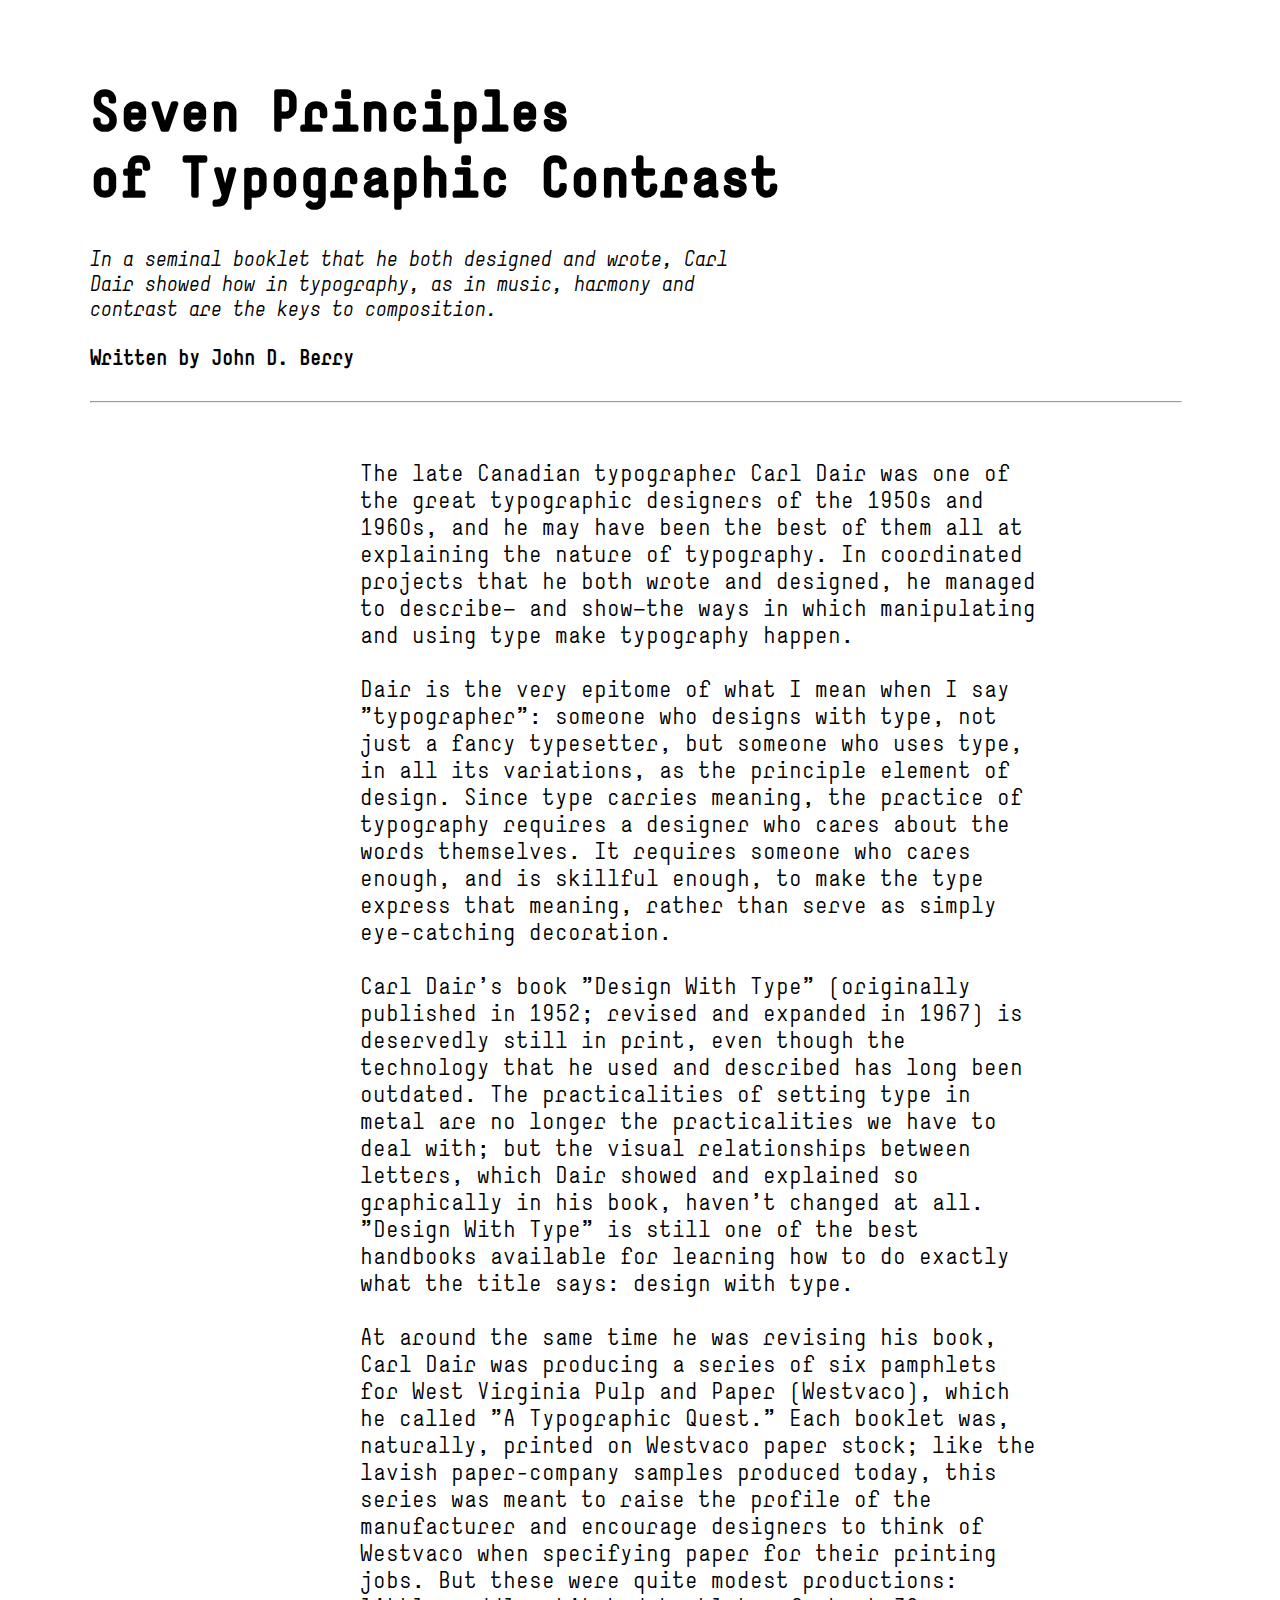
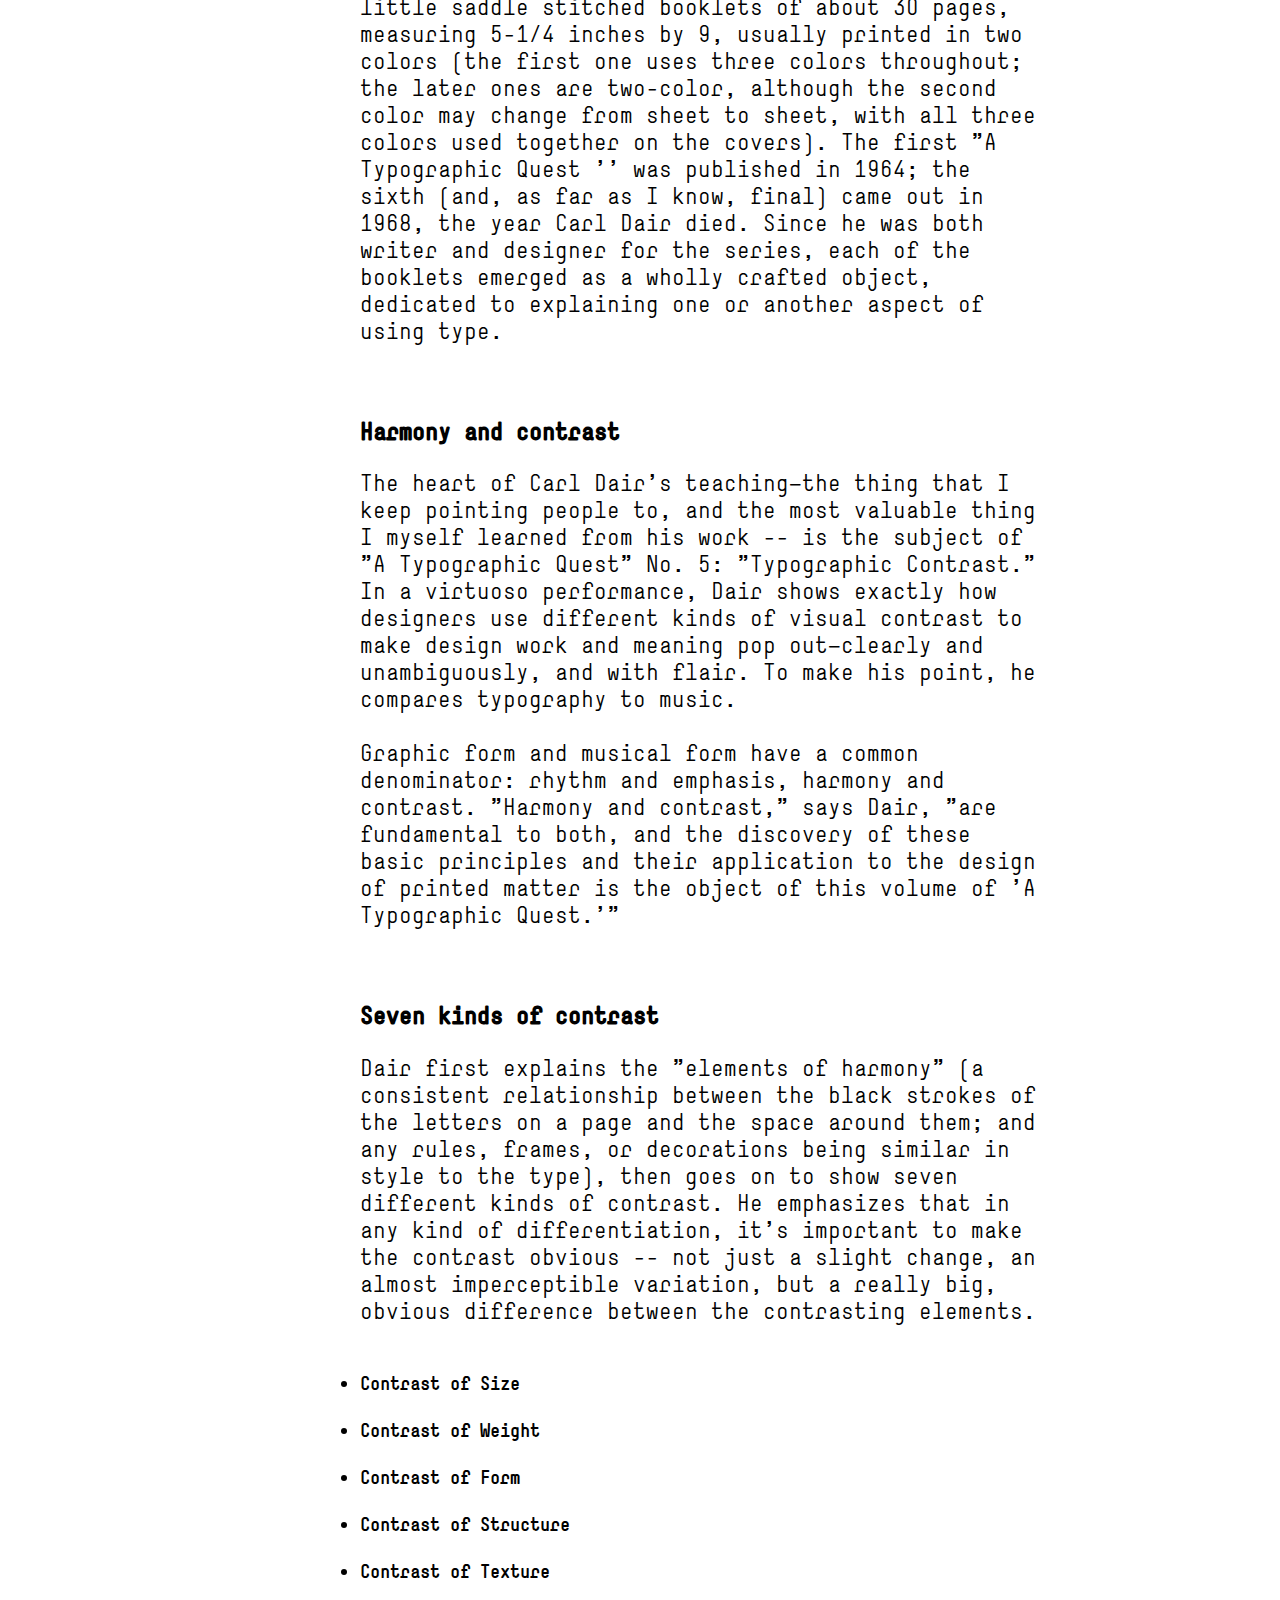
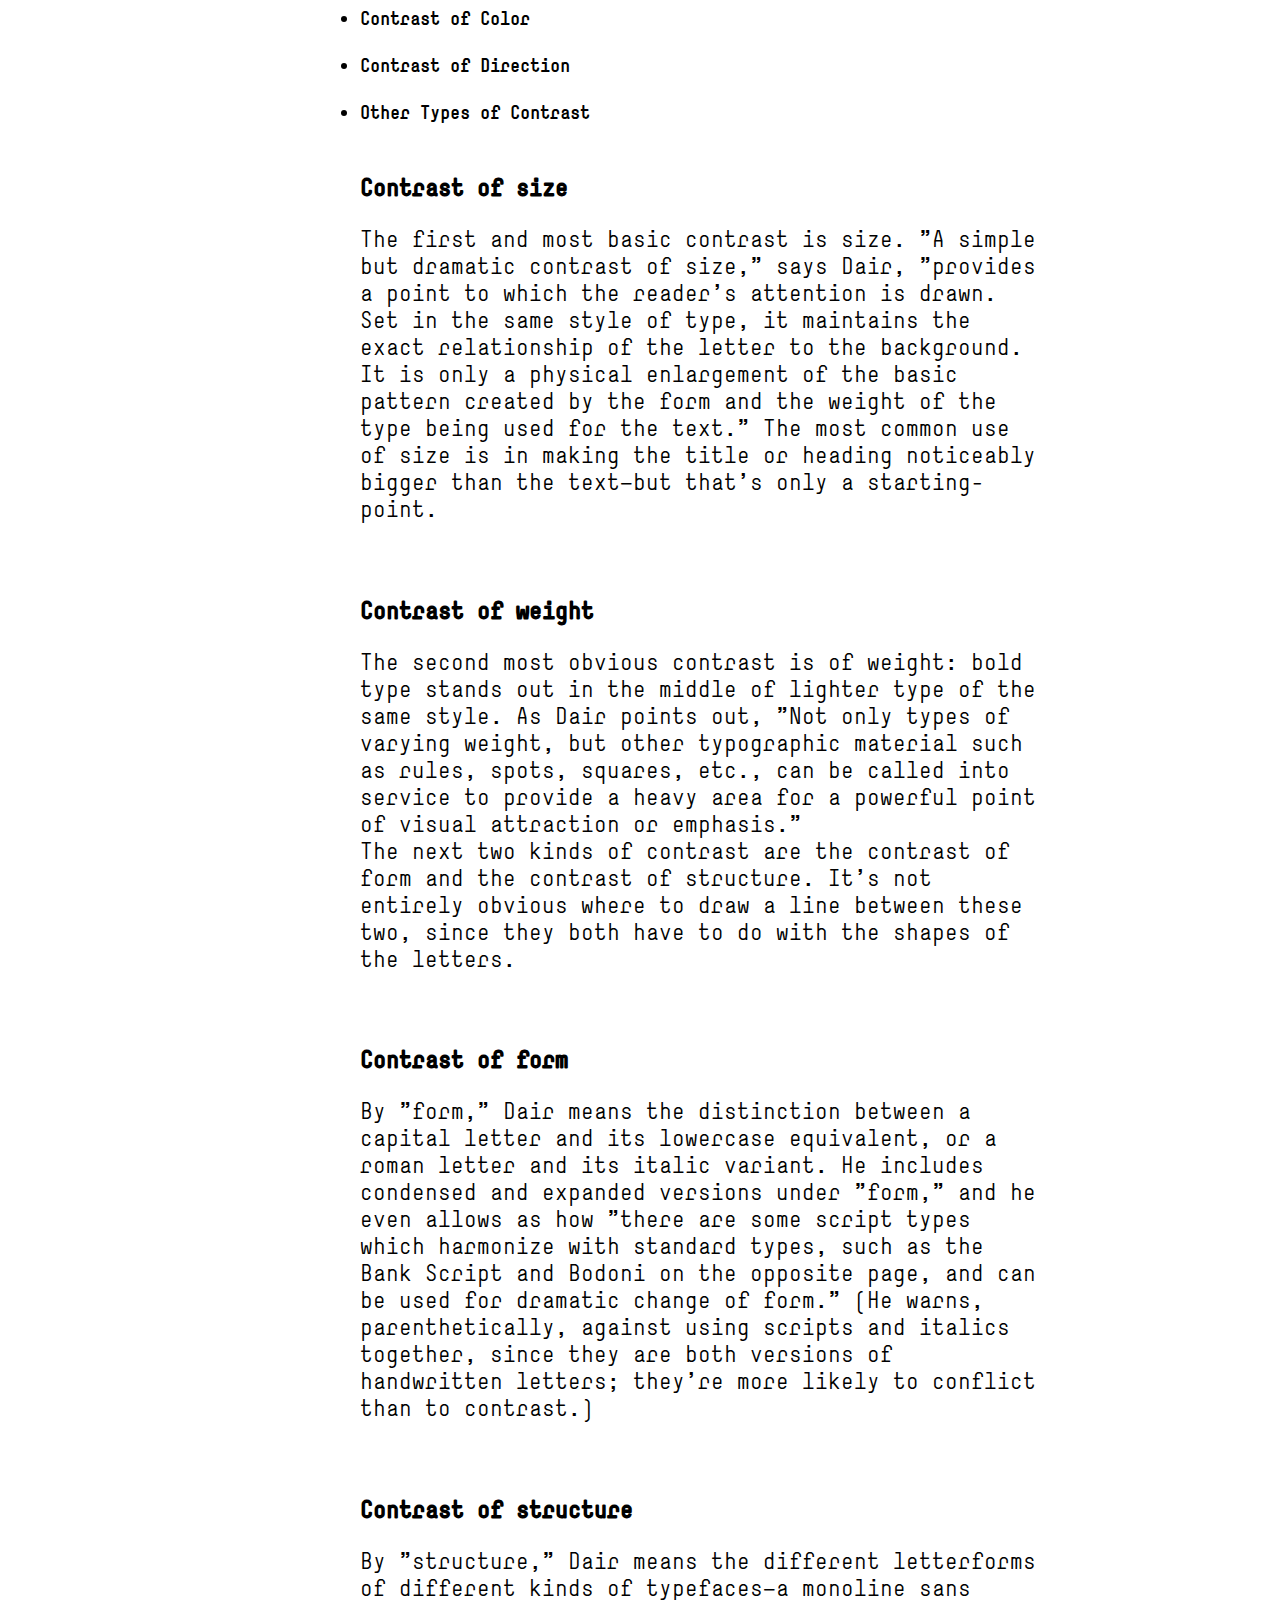
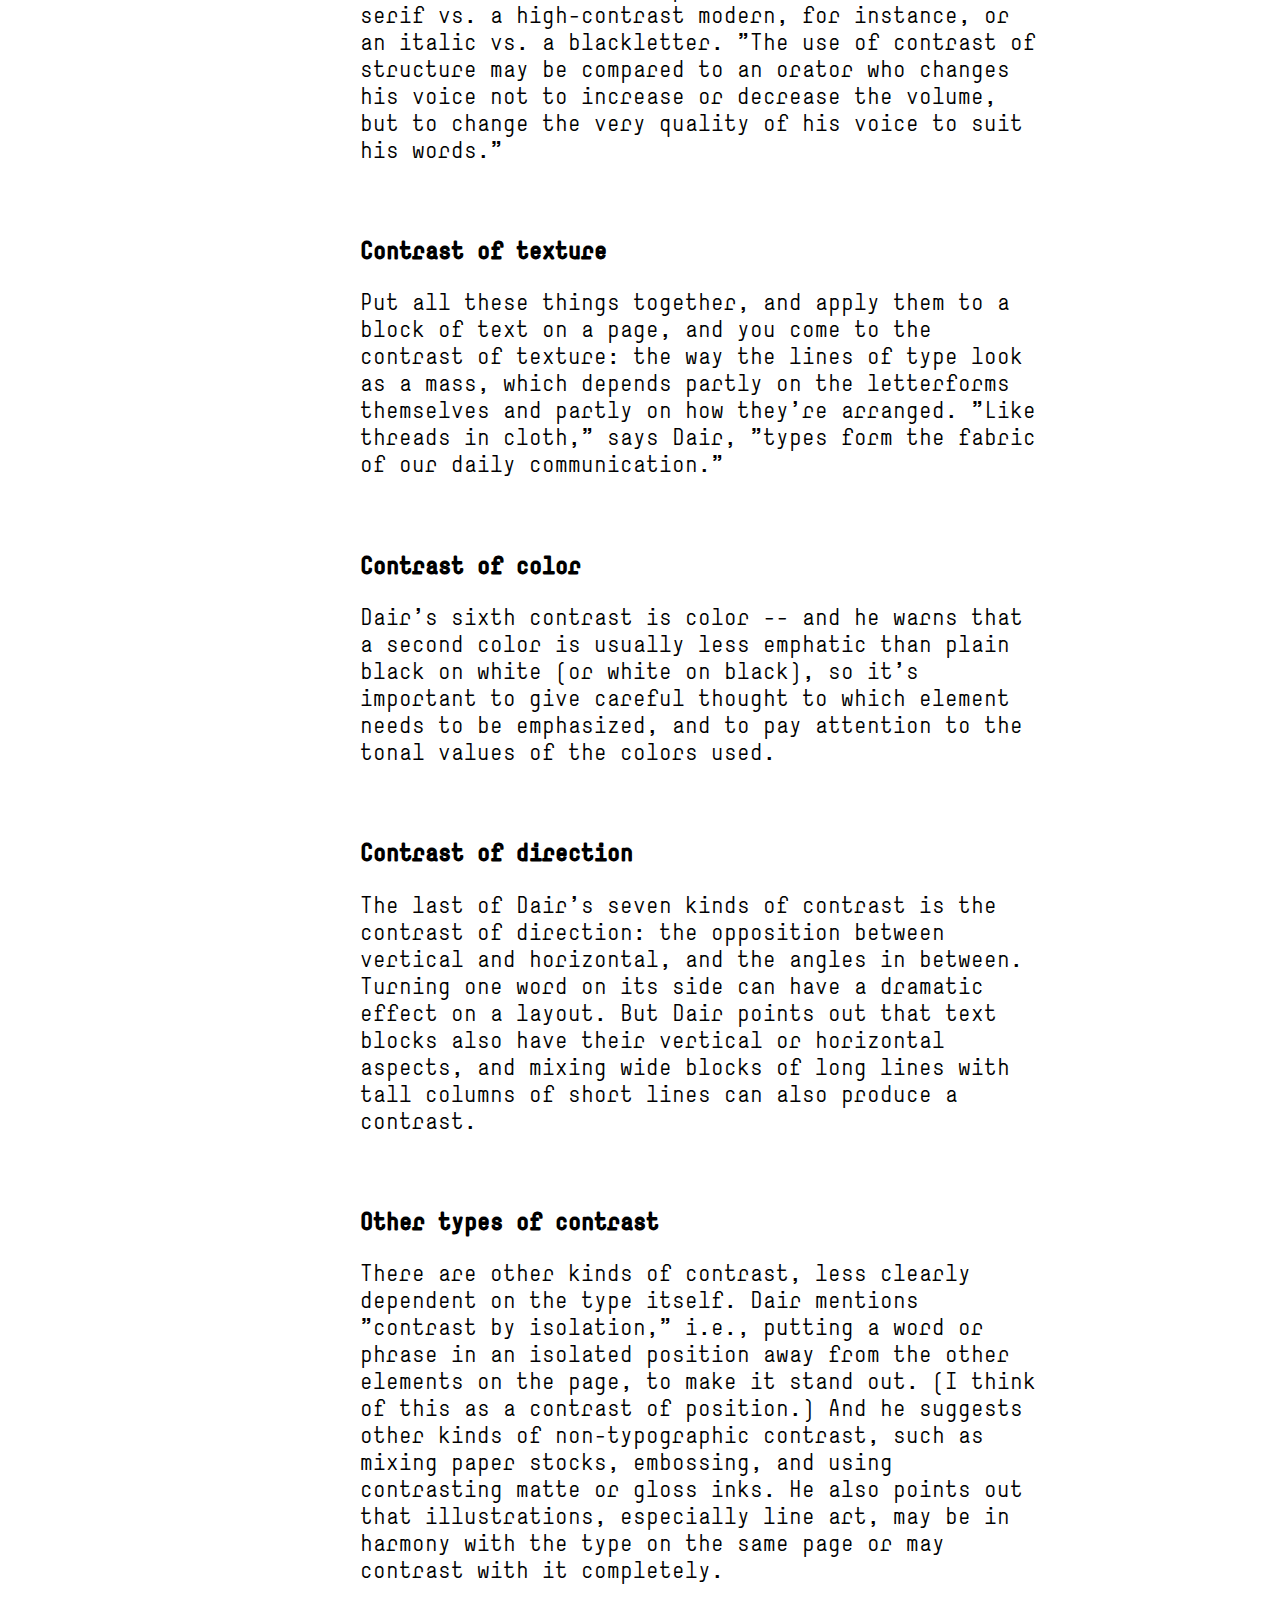
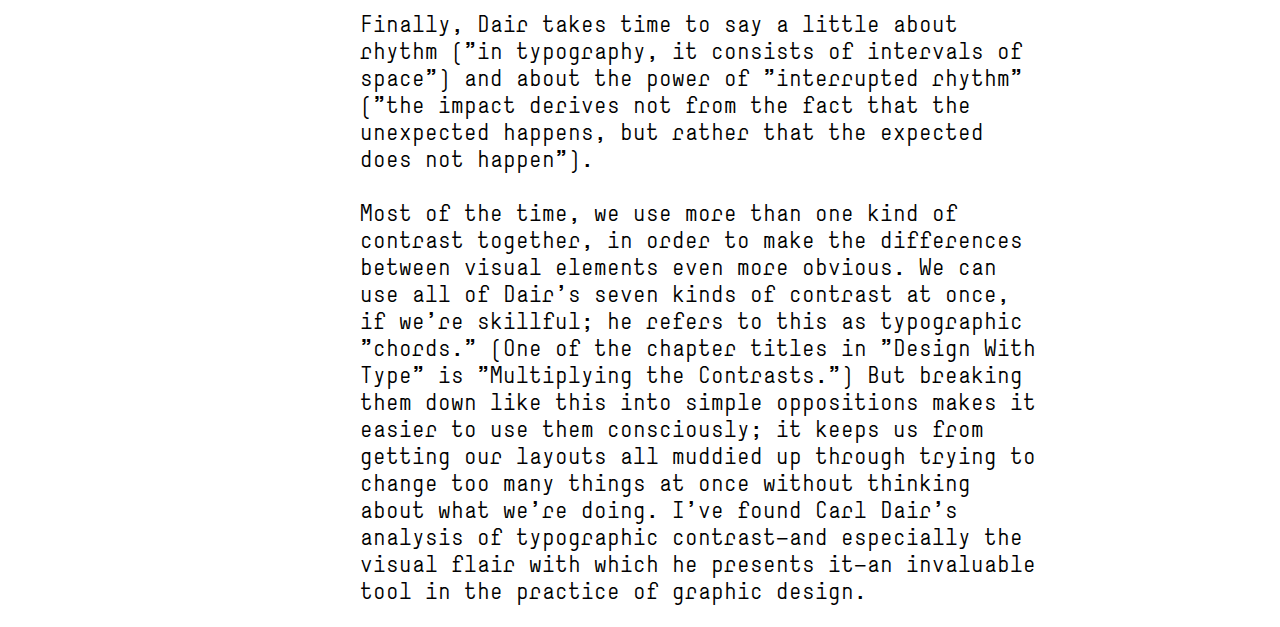
<file: seventypes/index.html>
<!DOCTYPE html>
<html>
<head>
  <title>Seven Typography</title>
  <link rel="stylesheet" type="text/css" href="style.css">
  </head>

<body>
  <div class="title">
    <br>
  <h1>Seven Principles <br>of Typographic Contrast</h1>
  </div>

  <div class="start">
    In a seminal booklet that he both designed and wrote, Carl Dair showed how in typography, as in music, harmony and contrast are the keys to composition.
  </div>

  <div class="name">
  Written by John D. Berry
  </div>

  <hr>

  <div class="text">
    <br>
    <p> The late Canadian typographer Carl Dair was one of the great typographic designers of the 1950s and 1960s, and he may have been the best of them all at explaining the nature of typography. In coordinated projects that he both wrote and designed, he managed to describe— and show—the ways in which manipulating and using type make typography happen.
        <br>
        <br>
        Dair is the very epitome of what I mean when I say "typographer": someone who designs with type, not just a fancy typesetter, but someone who uses type, in all its variations, as the principle element of design. Since type carries meaning, the practice of typography requires a designer who cares about the words themselves. It requires someone who cares enough, and is skillful enough, to make the type express that meaning, rather than serve as simply eye-catching decoration.
        <br>
        <br>
        Carl Dair's book "Design With Type" (originally published in 1952; revised and expanded in 1967) is deservedly still in print, even though the technology that he used and described has long been outdated. The practicalities of setting type in metal are no longer the practicalities we have to deal with; but the visual relationships between letters, which Dair showed and explained so graphically in his book, haven't changed at all. "Design With Type" is still one of the best handbooks available for learning how to do exactly what the title says: design with type.
        <br>
        <br>
        At around the same time he was revising his book, Carl Dair was producing a series of six pamphlets for West Virginia Pulp and Paper (Westvaco), which he called "A Typographic Quest." Each booklet was, naturally, printed on Westvaco paper stock; like the lavish paper-company samples produced today, this series was meant to raise the profile of the manufacturer and encourage designers to think of Westvaco when specifying paper for their printing jobs. But these were quite modest productions: little saddle stitched booklets of about 30 pages, measuring 5-1/4 inches by 9, usually printed in two colors (the first one uses three colors throughout; the later ones are two-color, although the second color may change from sheet to sheet, with all three colors used together on the covers). The first "A Typographic Quest '' was published in 1964; the sixth (and, as far as I know, final) came out in 1968, the year Carl Dair died. Since he was both writer and designer for the series, each of the booklets emerged as a wholly crafted object, dedicated to explaining one or another aspect of using type.
    </p>

  <div class="t1">
    <br>
    <h3>Harmony and contrast</h3>
  </div>

  <div class="p1">
    <p>The heart of Carl Dair's teaching—the thing that I keep pointing people to, and the most valuable thing I myself learned from his work -- is the subject of "A Typographic Quest" No. 5: "Typographic Contrast." In a virtuoso performance, Dair shows exactly how designers use different kinds of visual contrast to make design work and meaning pop out—clearly and unambiguously, and with flair. To make his point, he compares typography to music.
    <br>
    <br>
    Graphic form and musical form have a common denominator: rhythm and emphasis, harmony and contrast. "Harmony and contrast," says Dair, "are fundamental to both, and the discovery of these basic principles and their application to the design of printed matter is the object of this volume of 'A Typographic Quest.'"
  </p>

  <div class="t2">
    <br>
    <h3>Seven kinds of contrast</h3>
  </div>

  <div class="p2">
    <p>Dair first explains the "elements of harmony" (a consistent relationship between the black strokes of the letters on a page and the space around them; and any rules, frames, or decorations being similar in style to the type), then goes on to show seven different kinds of contrast. He emphasizes that in any kind of differentiation, it's important to make the contrast obvious -- not just a slight change, an almost imperceptible variation, but a really big, obvious difference between the contrasting elements.
    </p>
    <br>
    <li>Contrast of Size</li>
    <br>
    <li>Contrast of Weight</li>
    <br>
    <li>Contrast of Form</li>
    <br>
    <li>Contrast of Structure</li>
    <br>
    <li>Contrast of Texture</li>
    <br>
    <li>Contrast of Color</li>
    <br>
    <li>Contrast of Direction</li>
    <br>
    <li>Other Types of Contrast</li>
  </div>

  <div class="t3">
    <br>
    <h3>Contrast of size</h3>
  </div>

<div class="p3">
  <p>The first and most basic contrast is size. "A simple but dramatic contrast of size," says Dair, "provides a point to which the reader's attention is drawn. Set in the same style of type, it maintains the exact relationship of the letter to the background. It is only a physical enlargement of the basic pattern created by the form and the weight of the type being used for the text." The most common use of size is in making the title or heading noticeably bigger than the text—but that's only a starting-point.
  </p>
</div>

<div class="t4">
  <br>
  <h3>Contrast of weight</h3>
</div>

<div class="p4">
  <p>The second most obvious contrast is of weight: bold type stands out in the middle of lighter type of the same style. As Dair points out, "Not only types of varying weight, but other typographic material such as rules, spots, squares, etc., can be called into service to provide a heavy area for a powerful point of visual attraction or emphasis."
  <br>
  The next two kinds of contrast are the contrast of form and the contrast of structure. It's not entirely obvious where to draw a line between these two, since they both have to do with the shapes of the letters.
</p>
</div>

<div class="t5">
  <br>
  <h3>Contrast of form</h3>
</div>

<div class="p5">
  <p>By "form," Dair means the distinction between a capital letter and its lowercase equivalent, or a roman letter and its italic variant. He includes condensed and expanded versions under "form," and he even allows as how "there are some script types which harmonize with standard types, such as the Bank Script and Bodoni on the opposite page, and can be used for dramatic change of form." (He warns, parenthetically, against using scripts and italics together, since they are both versions of handwritten letters; they're more likely to conflict than to contrast.)
  </p>
</div>

  <div class="t6">
    <br>
    <h3>Contrast of structure</h3>
  </div>

<div class="p6">
  <p>By "structure," Dair means the different letterforms of different kinds of typefaces—a monoline sans serif vs. a high-contrast modern, for instance, or an italic vs. a blackletter. "The use of contrast of structure may be compared to an orator who changes his voice not to increase or decrease the volume, but to change the very quality of his voice to suit his words."
  </p>

  <div class="t7">
    <br>
    <h3>Contrast of texture</h3>
  </div>

<div class="p7">
  <p>Put all these things together, and apply them to a block of text on a page, and you come to the contrast of texture: the way the lines of type look as a mass, which depends partly on the letterforms themselves and partly on how they're arranged. "Like threads in cloth," says Dair, "types form the fabric of our daily communication."
  </p>
</div>

<div class="t8">
  <br>
  <h3>Contrast of color</h3>
</div>

<div class="p8">
  <p>Dair's sixth contrast is color -- and he warns that a second color is usually less emphatic than plain black on white (or white on black), so it's important to give careful thought to which element needs to be emphasized, and to pay attention to the tonal values of the colors used.
  </p>
</div>

<div class="t9">
  <br>
  <h3>Contrast of direction</h3>
</div>

<div class="p9">
  <p>The last of Dair's seven kinds of contrast is the contrast of direction: the opposition between vertical and horizontal, and the angles in between. Turning one word on its side can have a dramatic effect on a layout. But Dair points out that text blocks also have their vertical or horizontal aspects, and mixing wide blocks of long lines with tall columns of short lines can also produce a contrast.
  </p>
</div>

<div class="t10">
  <br>
  <h3>Other types of contrast</h3>
</div>

<div class="t10">
  <p>There are other kinds of contrast, less clearly dependent on the type itself. Dair mentions "contrast by isolation," i.e., putting a word or phrase in an isolated position away from the other elements on the page, to make it stand out. (I think of this as a contrast of position.) And he suggests other kinds of non-typographic contrast, such as mixing paper stocks, embossing, and using contrasting matte or gloss inks. He also points out that illustrations, especially line art, may be in harmony with the type on the same page or may contrast with it completely.
  <br>
  <br>
  Finally, Dair takes time to say a little about rhythm ("in typography, it consists of intervals of space") and about the power of "interrupted rhythm" ("the impact derives not from the fact that the unexpected happens, but rather that the expected does not happen").
  <br>
  <br>
  Most of the time, we use more than one kind of contrast together, in order to make the differences between visual elements even more obvious. We can use all of Dair's seven kinds of contrast at once, if we're skillful; he refers to this as typographic "chords." (One of the chapter titles in "Design With Type" is "Multiplying the Contrasts.") But breaking them down like this into simple oppositions makes it easier to use them consciously; it keeps us from getting our layouts all muddied up through trying to change too many things at once without thinking about what we're doing. I've found Carl Dair's analysis of typographic contrast—and especially the visual flair with which he presents it—an invaluable tool in the practice of graphic design.
</p>
</div>




  </body>
  </html>
</file>
<file: seventypes/style.css>
@font-face{
    font-family:"Simple-Light";
    src: url("https://liweiheli.github.io/seventype/seventypes/SimpleOTF/Simple-Light.otf");
  }

  @font-face{
    font-family:"Simple-Bold";
    src: url("https://liweiheli.github.io/seventype/seventypes/SimpleOTF/Simple-Bold.otf");
  }

  @font-face{
    font-family:"Simple-BoldTitling";
    src: url("https://liweiheli.github.io/seventype/seventypes/SimpleOTF/Simple-BoldTitling.otf");
  }

  @font-face{
    font-family:"Simple";
    src: url("https://liweiheli.github.io/seventype/seventypes/SimpleOTF/Simple.otf");
  }

  @font-face{
    font-family:"Simple-Oblique";
    src: url("https://liweiheli.github.io/seventype/seventypes/SimpleOTF/Simple-Oblique.otf");
  }

body{
  margin-left: 10vh;
}

.title{
  font-family:"Simple-Bold";
  font-size: 1.7em;





}

.start{
  font-family: "Simple-Oblique";

  margin-right: 60vh;
  font-size:1.3em;
}

.name{
  font-family:"Simple-BoldTitling";
  font-size: 1.3em;
  line-height: 8vh;
}

hr{
  margin-right: 10vh;
}

p{
  margin-right: 25vh;
  font-size:1.1em;
}
.text{
  margin-left: 30vh;
  font-family:"Simple";
  font-size:1.3em;
}

h3{
  font-family:"Simple-Bold";
}

li{
  font-family:"Simple-Bold";
  font-size:0.9em;
}
.p1{
  font-family:"Simple";
}
</file>
